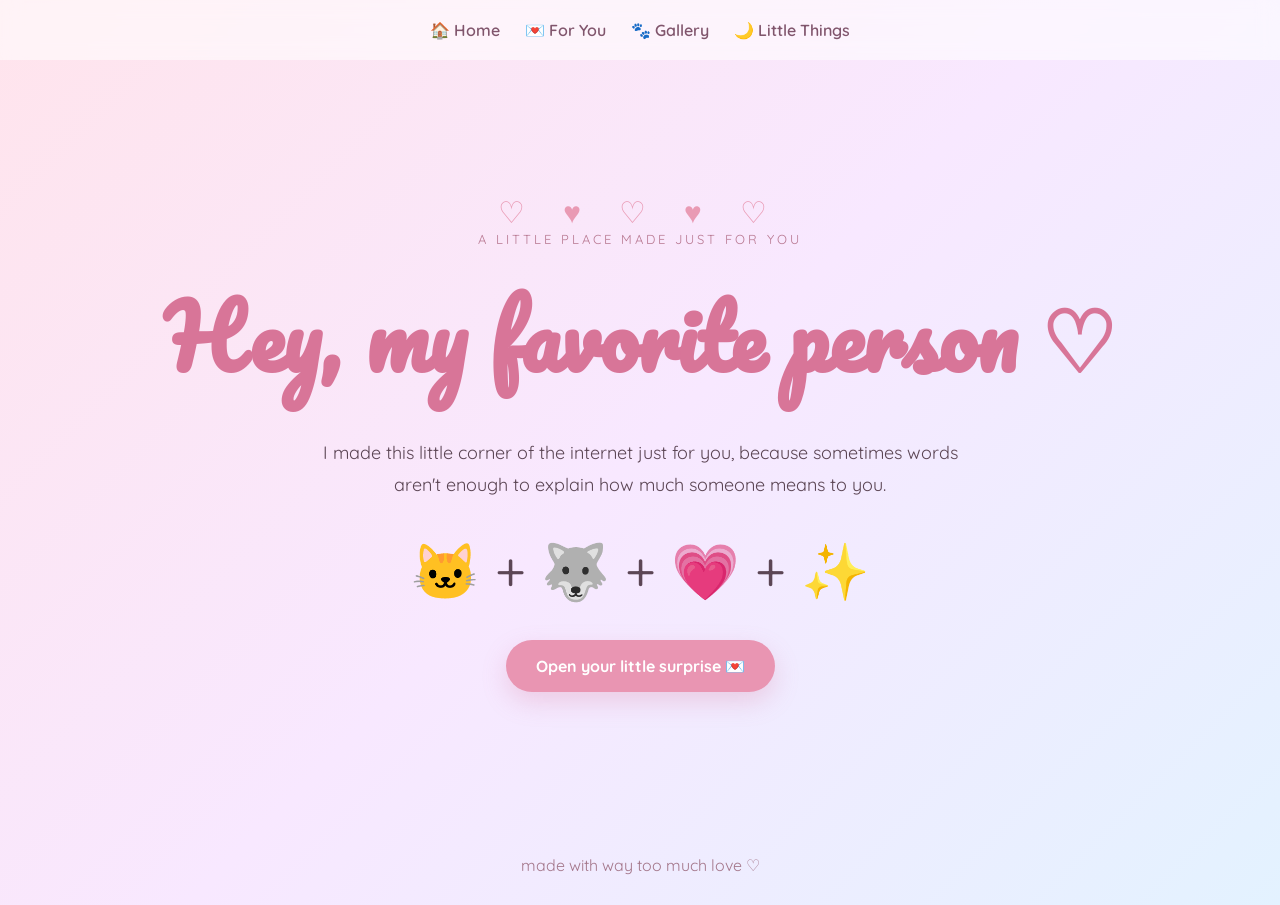
<file: index.html>
<html lang="en">
<head>
    <meta charset="UTF-8">
    <meta name="viewport" content="width=device-width, initial-scale=1.0">
    <title>For My Favorite Person 💗</title>
    <link rel="stylesheet" href="style.css">
</head>

<body>

    <nav>
        <a href="index.html">🏠 Home</a>
        <a href="message.html">💌 For You</a>
        <a href="gallery.html">🐾 Gallery</a>
        <a href="littlethings.html">🌙 Little Things</a>
    </nav>

    <main class="hero">

        <div class="floating-hearts">
            ♡ ♥ ♡ ♥ ♡
        </div>

        <p class="small-title">a little place made just for you</p>

        <h1>Hey, my favorite person ♡</h1>

        <p class="intro">
            I made this little corner of the internet just for you,
            because sometimes words aren't enough to explain
            how much someone means to you.
        </p>

        <div class="cute-box">
            🐱 + 🐺 + 💗 + ✨
        </div>

        <a class="button" href="message.html">
            Open your little surprise 💌
        </a>

    </main>

    <footer>
        made with way too much love ♡
    </footer>

</body>
</html>
</file>
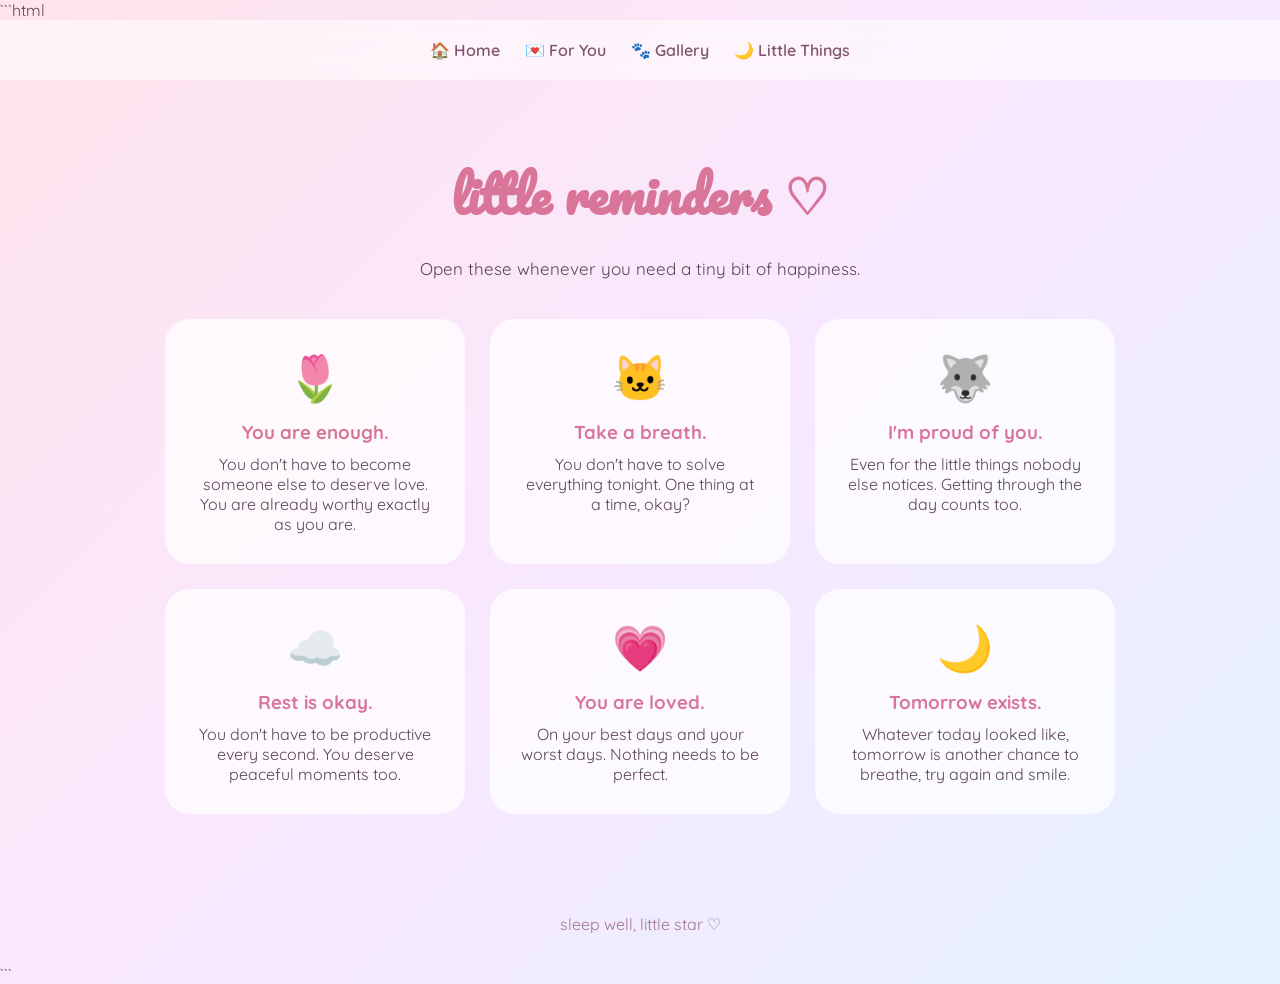
<file: littlethings.html>
```html
<!DOCTYPE html>
<html lang="en">

<head>

    <meta charset="UTF-8">

    <meta name="viewport" content="width=device-width, initial-scale=1.0">

    <title>Little Things 🌙</title>

    <link rel="stylesheet" href="style.css">

</head>

<body>

<nav>
    <a href="index.html">🏠 Home</a>
    <a href="message.html">💌 For You</a>
    <a href="gallery.html">🐾 Gallery</a>
    <a href="littlethings.html">🌙 Little Things</a>
</nav>

<section class="page">

    <h2>little reminders ♡</h2>

    <p class="subtitle">
        Open these whenever you need a tiny bit of happiness.
    </p>

    <div class="cards">

        <div class="card">

            <div class="emoji">🌷</div>

            <h3>You are enough.</h3>

            <p>
                You don't have to become someone else to deserve love.
                You are already worthy exactly as you are.
            </p>

        </div>


        <div class="card">

            <div class="emoji">🐱</div>

            <h3>Take a breath.</h3>

            <p>
                You don't have to solve everything tonight.
                One thing at a time, okay?
            </p>

        </div>


        <div class="card">

            <div class="emoji">🐺</div>

            <h3>I'm proud of you.</h3>

            <p>
                Even for the little things nobody else notices.
                Getting through the day counts too.
            </p>

        </div>


        <div class="card">

            <div class="emoji">☁️</div>

            <h3>Rest is okay.</h3>

            <p>
                You don't have to be productive every second.
                You deserve peaceful moments too.
            </p>

        </div>


        <div class="card">

            <div class="emoji">💗</div>

            <h3>You are loved.</h3>

            <p>
                On your best days and your worst days.
                Nothing needs to be perfect.
            </p>

        </div>


        <div class="card">

            <div class="emoji">🌙</div>

            <h3>Tomorrow exists.</h3>

            <p>
                Whatever today looked like, tomorrow is another chance
                to breathe, try again and smile.
            </p>

        </div>

    </div>

</section>

<footer>
    sleep well, little star ♡
</footer>

</body>

</html>
```
</file>
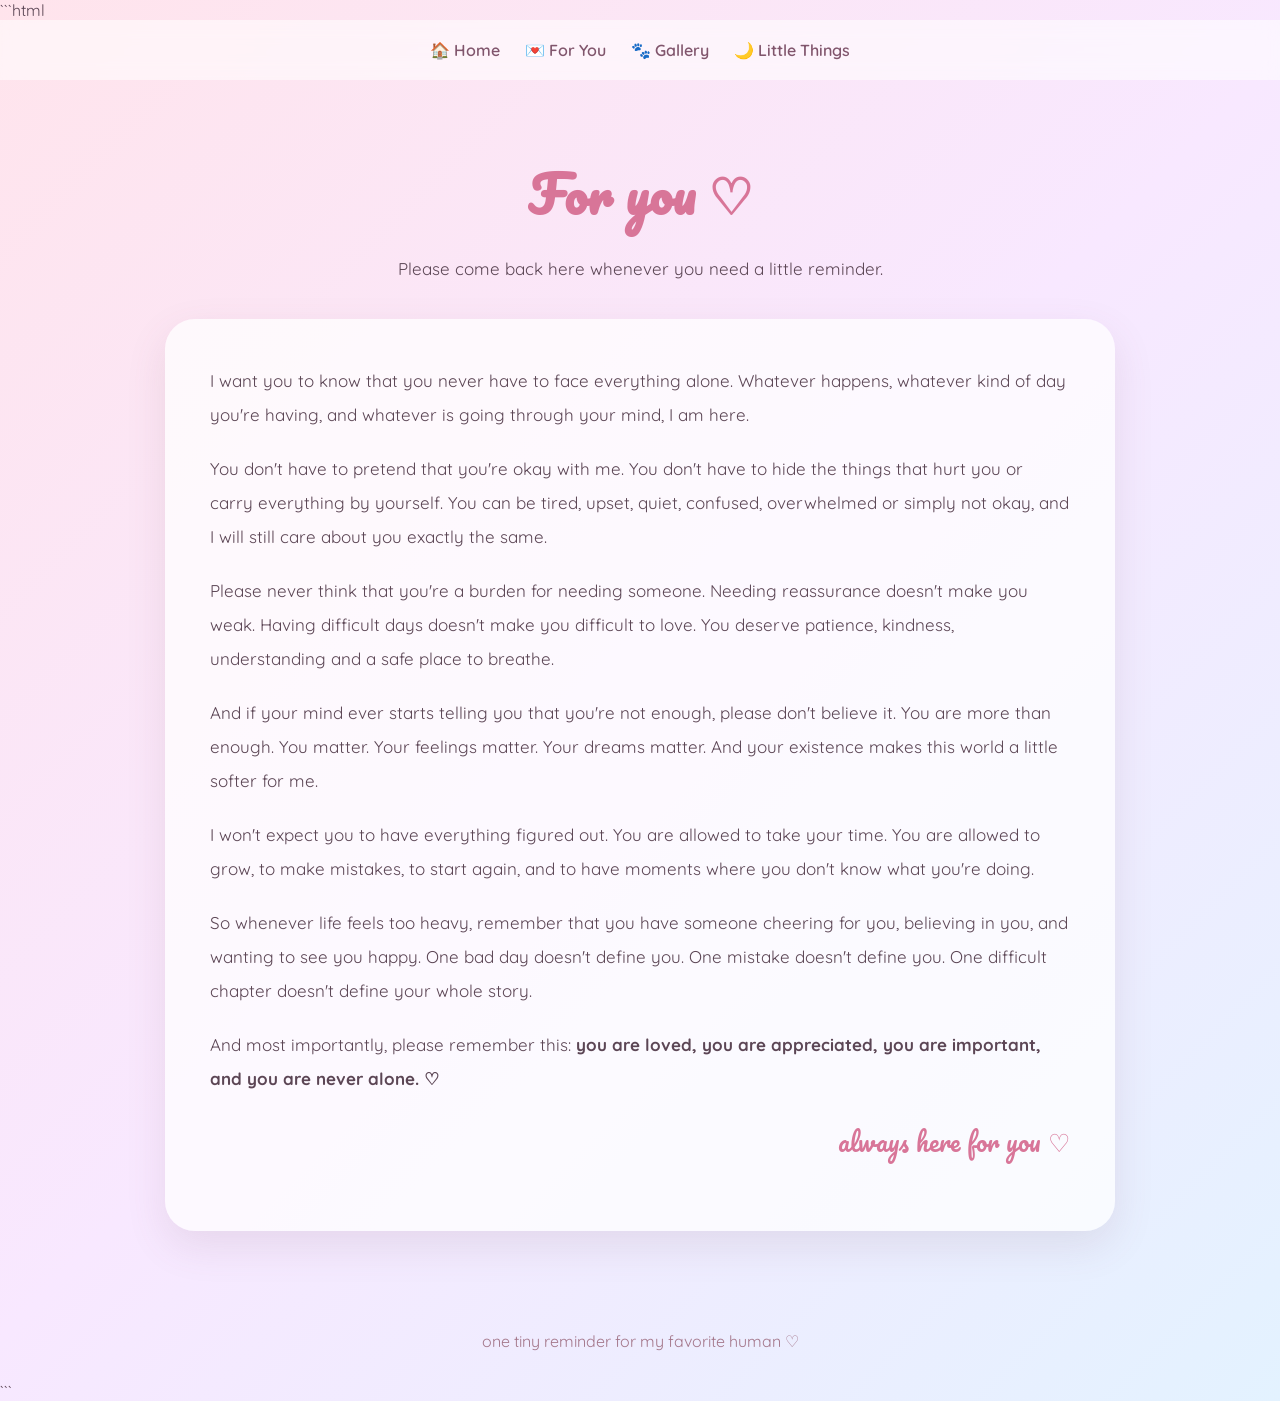
<file: message.html>
```html
<!DOCTYPE html>
<html lang="en">
<head>
    <meta charset="UTF-8">
    <meta name="viewport" content="width=device-width, initial-scale=1.0">
    <title>A Little Reminder For You 💌</title>
    <link rel="stylesheet" href="style.css">
</head>

<body>

<nav>
    <a href="index.html">🏠 Home</a>
    <a href="message.html">💌 For You</a>
    <a href="gallery.html">🐾 Gallery</a>
    <a href="littlethings.html">🌙 Little Things</a>
</nav>

<section class="page">

    <h2>For you ♡</h2>

    <p class="subtitle">
        Please come back here whenever you need a little reminder.
    </p>

    <div class="message-card">

        <p>
            I want you to know that you never have to face everything
            alone. Whatever happens, whatever kind of day you're having,
            and whatever is going through your mind, I am here.
        </p>

        <p>
            You don't have to pretend that you're okay with me.
            You don't have to hide the things that hurt you or carry
            everything by yourself. You can be tired, upset, quiet,
            confused, overwhelmed or simply not okay, and I will still
            care about you exactly the same.
        </p>

        <p>
            Please never think that you're a burden for needing someone.
            Needing reassurance doesn't make you weak. Having difficult
            days doesn't make you difficult to love. You deserve patience,
            kindness, understanding and a safe place to breathe.
        </p>

        <p>
            And if your mind ever starts telling you that you're not
            enough, please don't believe it. You are more than enough.
            You matter. Your feelings matter. Your dreams matter.
            And your existence makes this world a little softer for me.
        </p>

        <p>
            I won't expect you to have everything figured out.
            You are allowed to take your time. You are allowed to grow,
            to make mistakes, to start again, and to have moments where
            you don't know what you're doing.
        </p>

        <p>
            So whenever life feels too heavy, remember that you have
            someone cheering for you, believing in you, and wanting to
            see you happy. One bad day doesn't define you. One mistake
            doesn't define you. One difficult chapter doesn't define
            your whole story.
        </p>

        <p>
            And most importantly, please remember this:
            <strong>you are loved, you are appreciated, you are important,
            and you are never alone. ♡</strong>
        </p>

        <p class="signature">
            always here for you ♡
        </p>

    </div>

</section>

<footer>
    one tiny reminder for my favorite human ♡
</footer>

</body>
</html>
```
</file>
<file: style.css>
@import url('https://fonts.googleapis.com/css2?family=Quicksand:wght@400;500;600;700&family=Pacifico&display=swap');

* {
    margin: 0;
    padding: 0;
    box-sizing: border-box;
}

body {
    font-family: 'Quicksand', sans-serif;
    background: linear-gradient(135deg, #ffe4ec, #f8e8ff, #e3f2ff);
    color: #5c4655;
    min-height: 100vh;
}

/* NAVIGATION */

nav {
    width: 100%;
    padding: 20px;
    display: flex;
    justify-content: center;
    gap: 25px;
    background: rgba(255,255,255,0.55);
    backdrop-filter: blur(10px);
    position: sticky;
    top: 0;
    z-index: 100;
}

nav a {
    text-decoration: none;
    color: #80556c;
    font-weight: 600;
    transition: 0.3s;
}

nav a:hover {
    color: #e88ca8;
    transform: translateY(-2px);
}

/* HOME */

.hero {
    min-height: 85vh;
    display: flex;
    flex-direction: column;
    justify-content: center;
    align-items: center;
    text-align: center;
    padding: 50px 20px;
}

.small-title {
    letter-spacing: 3px;
    text-transform: uppercase;
    font-size: 13px;
    color: #b87891;
    margin-bottom: 15px;
}

h1 {
    font-family: 'Pacifico', cursive;
    font-size: clamp(45px, 8vw, 85px);
    color: #d87598;
    margin-bottom: 25px;
}

.intro {
    max-width: 650px;
    font-size: 18px;
    line-height: 1.8;
}

.cute-box {
    font-size: 55px;
    margin: 35px;
    animation: floating 3s ease-in-out infinite;
}

.button {
    text-decoration: none;
    background: #e995b2;
    color: white;
    padding: 16px 30px;
    border-radius: 50px;
    font-weight: 700;
    box-shadow: 0 10px 25px rgba(216,117,152,0.25);
    transition: 0.3s;
}

.button:hover {
    transform: scale(1.08);
    background: #d87598;
}

/* FLOATING */

.floating-hearts {
    font-size: 30px;
    color: #e99ab4;
    letter-spacing: 15px;
    animation: floating 3s ease-in-out infinite;
}

@keyframes floating {
    0%, 100% {
        transform: translateY(0);
    }

    50% {
        transform: translateY(-12px);
    }
}

/* GENERAL PAGES */

.page {
    max-width: 1000px;
    margin: auto;
    padding: 70px 25px;
    text-align: center;
}

.page h2 {
    font-family: 'Pacifico', cursive;
    color: #d87598;
    font-size: 50px;
    margin-bottom: 20px;
}

.subtitle {
    margin-bottom: 40px;
    font-size: 17px;
}

/* MESSAGE */

.message-card {
    background: rgba(255,255,255,0.75);
    padding: 45px;
    border-radius: 30px;
    box-shadow: 0 15px 40px rgba(120,80,100,0.12);
    line-height: 2;
    text-align: left;
    font-size: 17px;
}

.message-card p {
    margin-bottom: 20px;
}

.signature {
    text-align: right;
    font-family: 'Pacifico', cursive;
    color: #d87598;
    font-size: 25px;
}

/* GALLERY */

.gallery {
    display: grid;
    grid-template-columns: repeat(auto-fit, minmax(230px, 1fr));
    gap: 25px;
}

.photo-card {
    background: white;
    padding: 12px;
    border-radius: 25px;
    box-shadow: 0 10px 30px rgba(120,80,100,0.12);
    transition: 0.3s;
}

.photo-card:hover {
    transform: rotate(-2deg) scale(1.04);
}

.photo-card img {
    width: 100%;
    height: 260px;
    object-fit: cover;
    border-radius: 18px;
}

.photo-card p {
    padding: 15px;
    font-weight: 600;
}

/* LITTLE THINGS */

.cards {
    display: grid;
    grid-template-columns: repeat(auto-fit, minmax(220px, 1fr));
    gap: 25px;
}

.card {
    background: rgba(255,255,255,0.75);
    padding: 30px;
    border-radius: 25px;
    transition: 0.3s;
}

.card:hover {
    transform: translateY(-8px);
}

.card .emoji {
    font-size: 45px;
    margin-bottom: 15px;
}

.card h3 {
    color: #d87598;
    margin-bottom: 10px;
}

/* FOOTER */

footer {
    text-align: center;
    padding: 30px;
    color: #a4778b;
}

/* MOBILE */

@media (max-width: 600px) {

    nav {
        gap: 10px;
        flex-wrap: wrap;
    }

    nav a {
        font-size: 13px;
    }

    .message-card {
        padding: 25px;
    }

}
</file>
